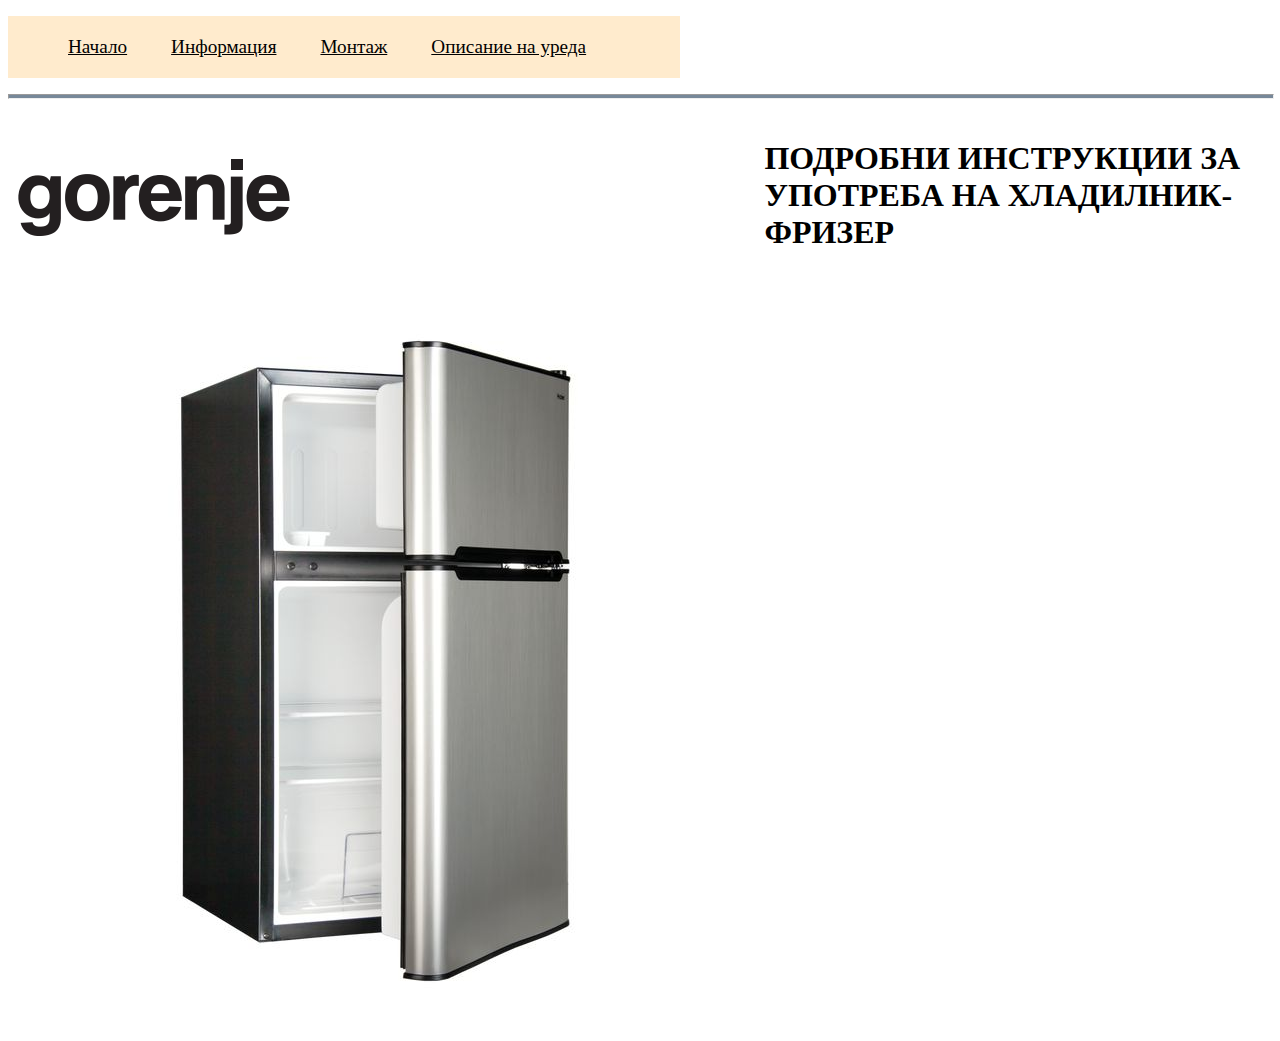
<file: Page2.html>
﻿<!DOCTYPE html>

<html lang="en" xmlns="http://www.w3.org/1999/xhtml">
<head>
    <meta charset="utf-8" />
    <title>First Page</title>
    <link href="Css/Page2.css" type="text/css" rel="stylesheet" />
</head>
<body>
    <nav>
        <ul>
            <li>
                <a href="Page2.html">Начало</a>
            </li>
            <li>
                <a href="Page3.html" target="_blank"> Информация</a>
            </li>
            <li>
                <a href="Page4.html" target="_blank">Монтаж</a>
            </li>
            <li>
                <a href="Page5.html" target="_blank">Описание на уреда</a>
            </li>
        </ul>
        <hr width="100%" size="5" />
    </nav>
    <div id="content">
        <img src="Images/Gorenje.png" />
        <h1>
            ПОДРОБНИ ИНСТРУКЦИИ ЗА
            УПОТРЕБА НА ХЛАДИЛНИК-
            ФРИЗЕР
        </h1>
        
    </div>
    <div id="Fridge">
        <img src="Images/Fridge.jpg" />
    </div>
    <div id="footer">

    </div>
</body>
</html>
</file>
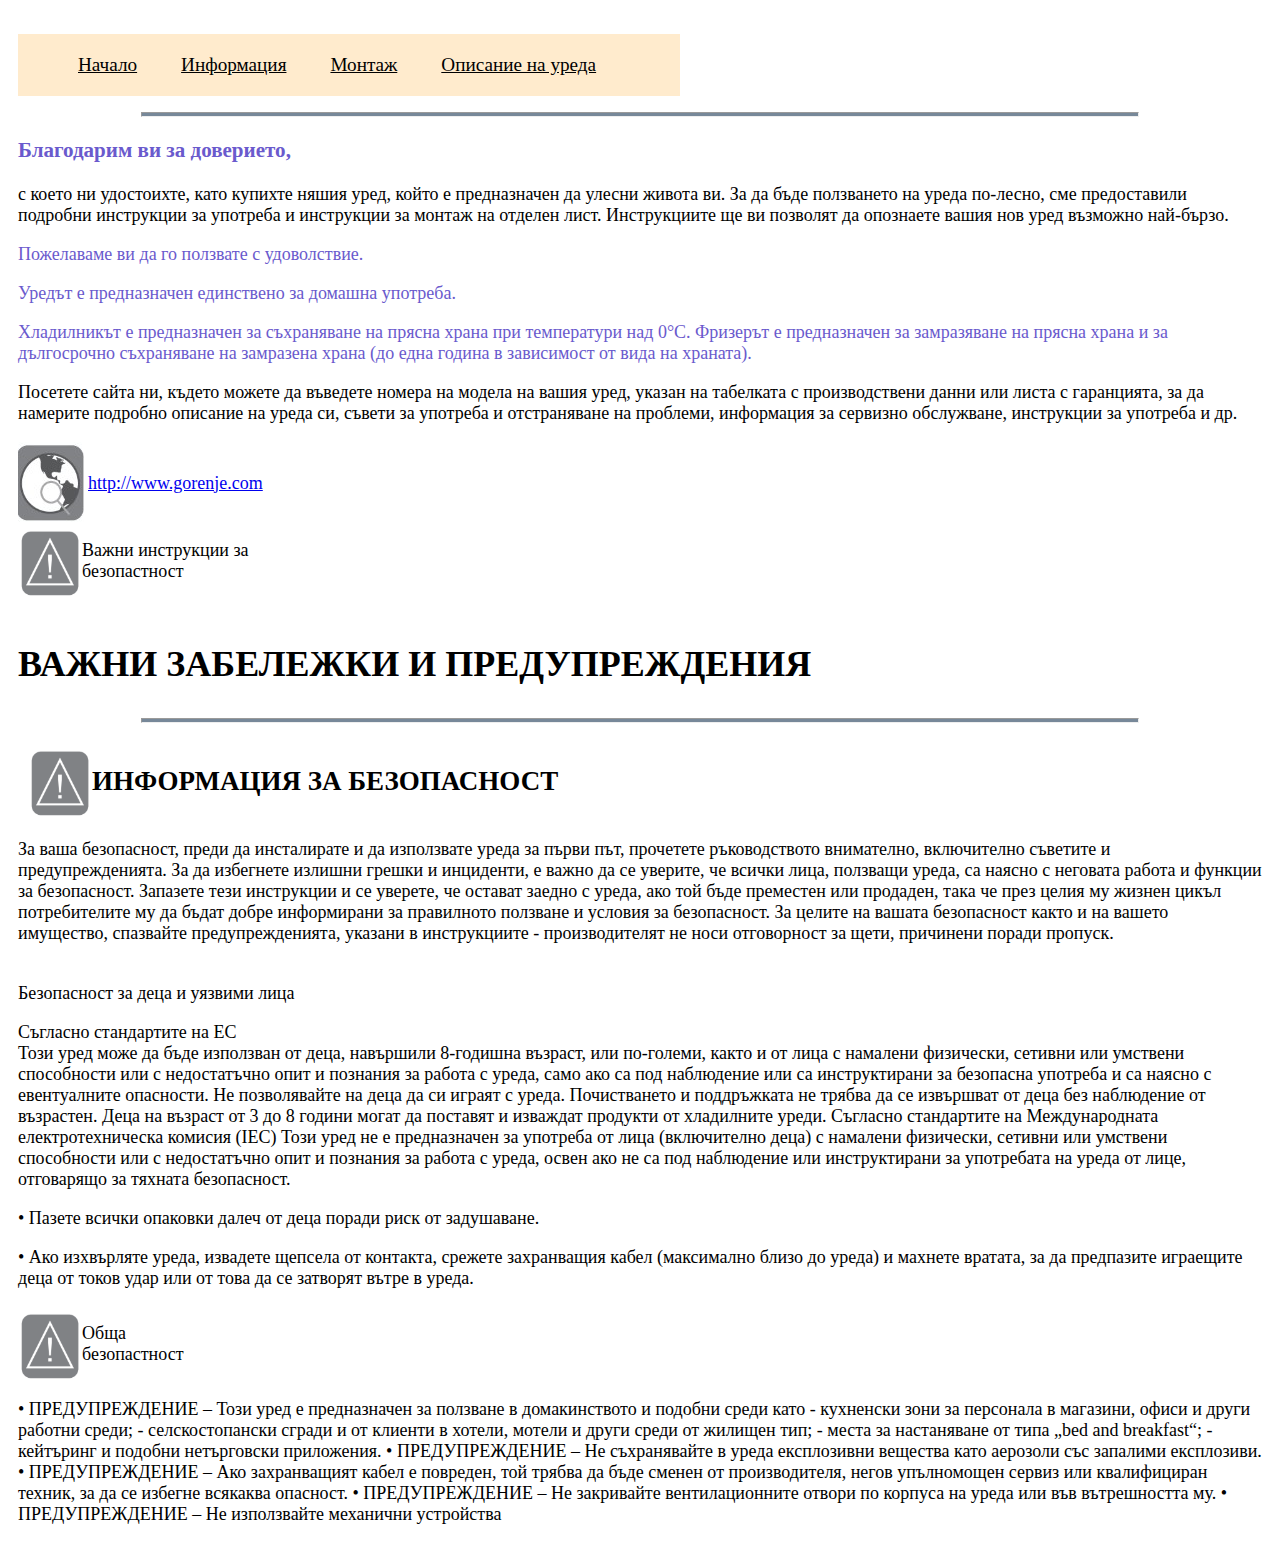
<file: Page3.html>
﻿<!DOCTYPE html>

<html lang="en" xmlns="http://www.w3.org/1999/xhtml">
<head>
    <meta charset="utf-8" />
    <title>Second Page</title>
    <link href="Css/Page3.css" type="text/css" rel="stylesheet" />
</head>
<body>
    <nav>
        <ul>
            <li>
                <a href="Page2.html" target="_blank">Начало</a>
            </li>
            <li>
                <a href="Page3.html"> Информация</a>
            </li>
            <li>
                <a href="Page4.html" target="_blank">Монтаж</a>
            </li>
            <li>
                <a href="Page5.html">Описание на уреда</a>
            </li>
        </ul>
    <hr width="80%" size="5" />
</nav>
    <div>
        
        <p >
            <h3 style="color:slateblue">Благодарим ви за доверието,</h3> с което ни удостоихте, като купихте няшия уред, който
            е предназначен да улесни живота ви. За да бъде ползването на
            уреда по-лесно, сме предоставили подробни инструкции за употреба и инструкции за
            монтаж на отделен лист. Инструкциите ще ви позволят да опознаете вашия нов уред
            възможно най-бързо.
        <p style="color:slateblue">
            Пожелаваме ви да го ползвате с удоволствие.
        <P />
        
        <p style="color:slateblue">
            Уредът е предназначен единствено за домашна употреба.
        <p/>
        <p style="color:slateblue">
            Хладилникът е предназначен за съхраняване на прясна храна при температури над 0°C.
            Фризерът е предназначен за замразяване на прясна храна и за дългосрочно
            съхраняване
            на замразена храна (до една година в зависимост от вида на храната).
        </p>
        Посетете сайта ни, където можете да въведете номера на модела на вашия уред, указан
        на табелката с производствени данни или листа с гаранцията, за да намерите подробно
        описание на уреда си, съвети за употреба и отстраняване на проблеми, информация за
        сервизно обслужване, инструкции за употреба и др.
        <p/>
        <div id="img1">
            <img src="Images/snimka.jpg" />
            <a href="http://www.gorenje.com" target="_blank">http://www.gorenje.com</a>
            <br />
            
        </div>
        <div id="img2">
            <img src="Images/inf.png" /> Важни инструкции за безопастност
        </div>
        <br />
        <div id="Sudurj">
            <h1>
                ВАЖНИ ЗАБЕЛЕЖКИ И
                ПРЕДУПРЕЖДЕНИЯ
            </h1>
            <hr width="80%" size="5" />
            <div id="InfZaBezop">
                <img src="Images/inf.png"/>
                <h2 >ИНФОРМАЦИЯ ЗА БЕЗОПАСНОСТ</h2>
            </div>
            <div id="Bezop">
                <p>
                    За ваша безопасност, преди да инсталирате и да използвате уреда
                    за първи път, прочетете ръководството внимателно, включително
                    съветите и предупрежденията. За да избегнете излишни грешки и
                    инциденти, е важно да се уверите, че всички лица, ползващи уреда,
                    са наясно с неговата работа и функции за безопасност. Запазете
                    тези инструкции и се уверете, че остават заедно с уреда, ако той
                    бъде преместен или продаден, така че през целия му жизнен цикъл
                    потребителите му да бъдат добре информирани за правилното
                    ползване и условия за безопасност.
                    За целите на вашата безопасност както и на вашето имущество,
                    спазвайте предупрежденията, указани в инструкциите -
                    производителят не носи отговорност за щети, причинени поради
                    пропуск.
                    <br />
                    <br />
                <p>
                    Безопасност за деца и уязвими лица
                    
                        <br />
                <p>
                    Съгласно стандартите на ЕС
                    <br />
                    Този уред може да бъде използван от деца, навършили 8-годишна
                    възраст, или по-големи, както и от лица с намалени физически,
                    сетивни или умствени способности или с недостатъчно опит и
                    познания за работа с уреда, само ако са под наблюдение или са
                    инструктирани за безопасна употреба и са наясно с евентуалните
                    опасности. Не позволявайте на деца да си играят с уреда.
                    Почистването и поддръжката не трябва да се извършват от деца без
                    наблюдение от възрастен.
                    Деца на възраст от 3 до 8 години могат да поставят и изваждат
                    продукти от хладилните уреди.
                    Съгласно стандартите на Международната електротехническа
                    комисия (IEC)
                    Този уред не е предназначен за употреба от лица (включително деца)
                    с намалени физически, сетивни или умствени способности или с
                    недостатъчно опит и познания за работа с уреда, освен ако не са
                    под наблюдение или инструктирани за употребата на уреда от лице,
                    отговарящо за тяхната безопасност.
                </p>

                
            </div>
            
            <div>
                <p>
                    • Пазете всички опаковки далеч от деца поради риск от
                    задушаване.
                </p>
                <p>
                    • Ако изхвърляте уреда, извадете щепсела от контакта, срежете
                    захранващия кабел (максимално близо до уреда) и махнете
                    вратата, за да предпазите играещите деца от токов удар или от
                    това да се затворят вътре в уреда.
                </p>
                <div id="Img3">
                    <img src="Images/inf.png" /> Обща безопастност
                    

                </div>
                <div>
                    <p>
                        • ПРЕДУПРЕЖДЕНИЕ – Този уред е предназначен за ползване в
                        домакинството и подобни среди като
                        - кухненски зони за персонала в магазини, офиси и други работни
                        среди;
                        - селскостопански сгради и от клиенти в хотели, мотели и други
                        среди от жилищен тип;
                        - места за настаняване от типа „bed and breakfast“;
                        - кейтъринг и подобни нетърговски приложения.
                        • ПРЕДУПРЕЖДЕНИЕ – Не съхранявайте в уреда експлозивни
                        вещества като аерозоли със запалими експлозиви.
                        • ПРЕДУПРЕЖДЕНИЕ – Ако захранващият кабел е повреден, той
                        трябва да бъде сменен от производителя, негов упълномощен
                        сервиз или квалифициран техник, за да се избегне всякаква
                        опасност.
                        • ПРЕДУПРЕЖДЕНИЕ – Не закривайте вентилационните отвори по
                        корпуса на уреда или във вътрешността му.
                        • ПРЕДУПРЕЖДЕНИЕ – Не използвайте механични устройства
                    </p>
                </div>
            </div>
            
        </div>
        

    </div>
</body>
</html>
</file>
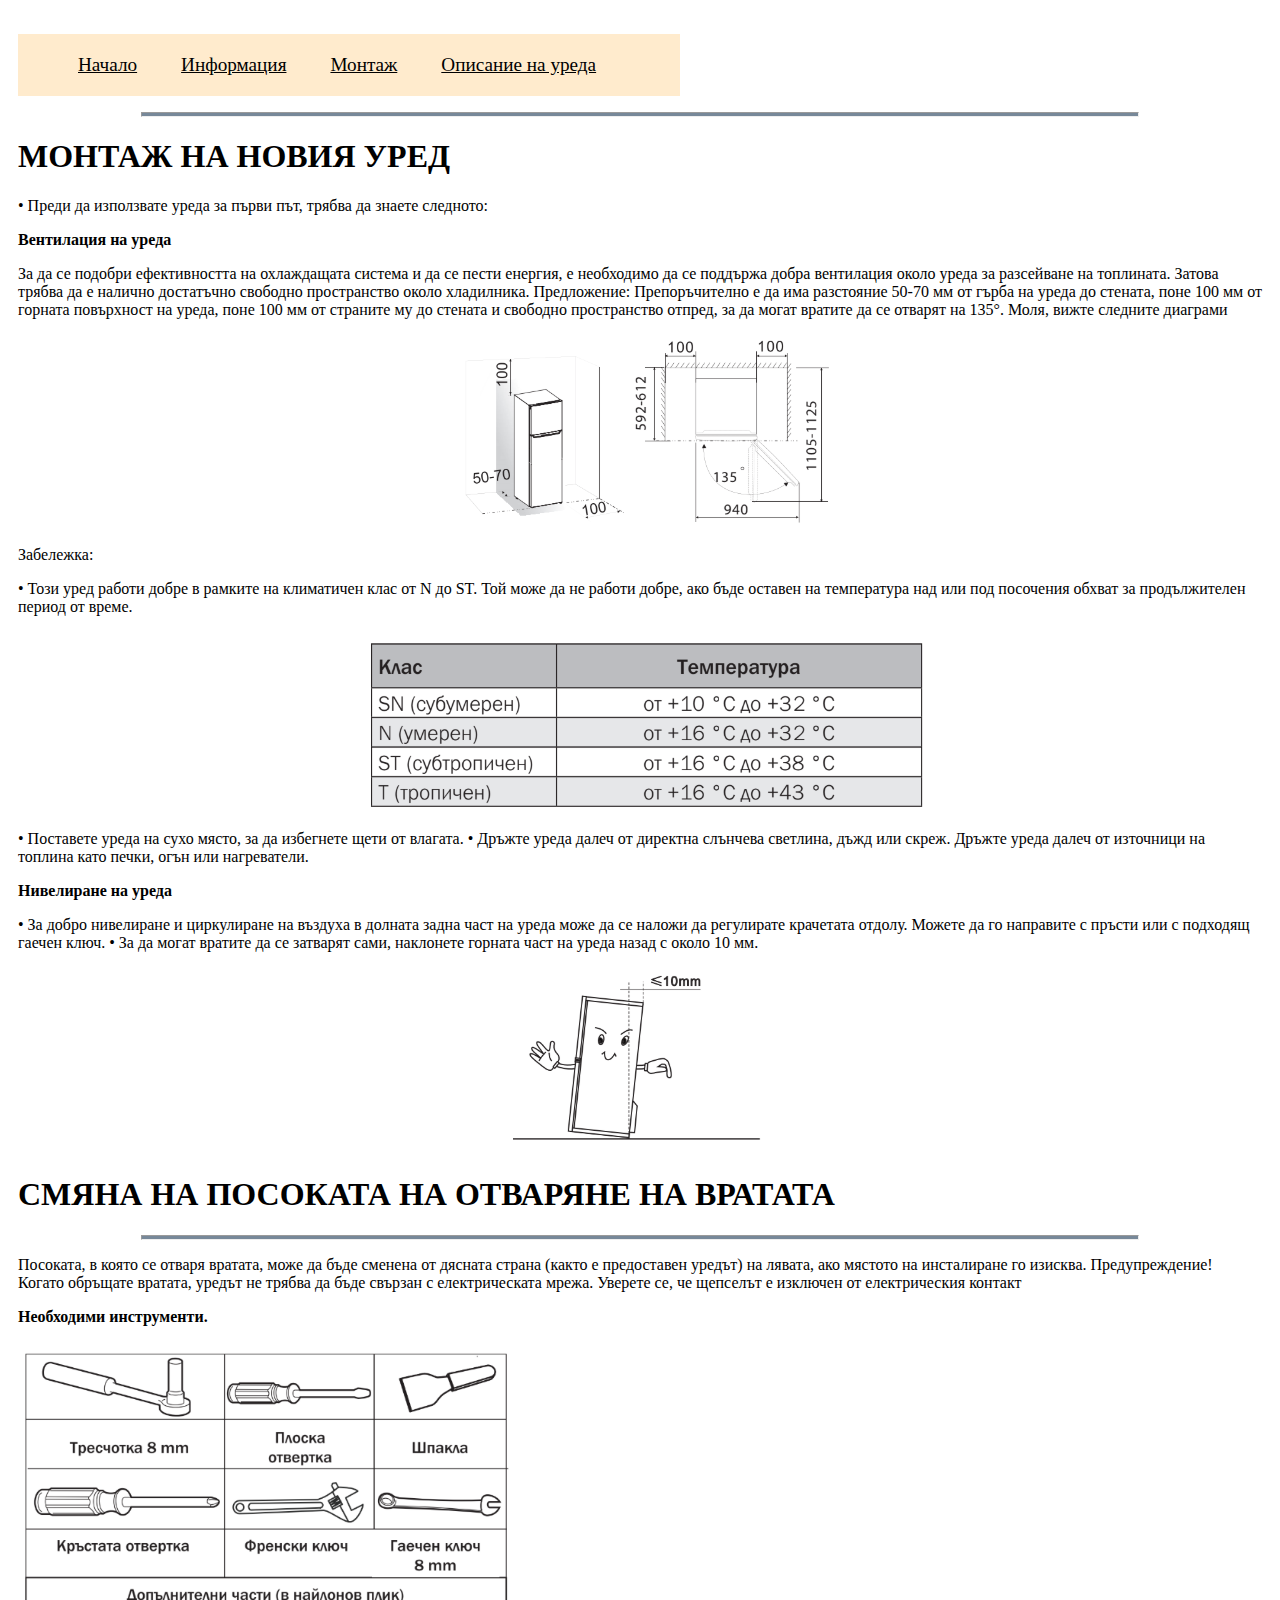
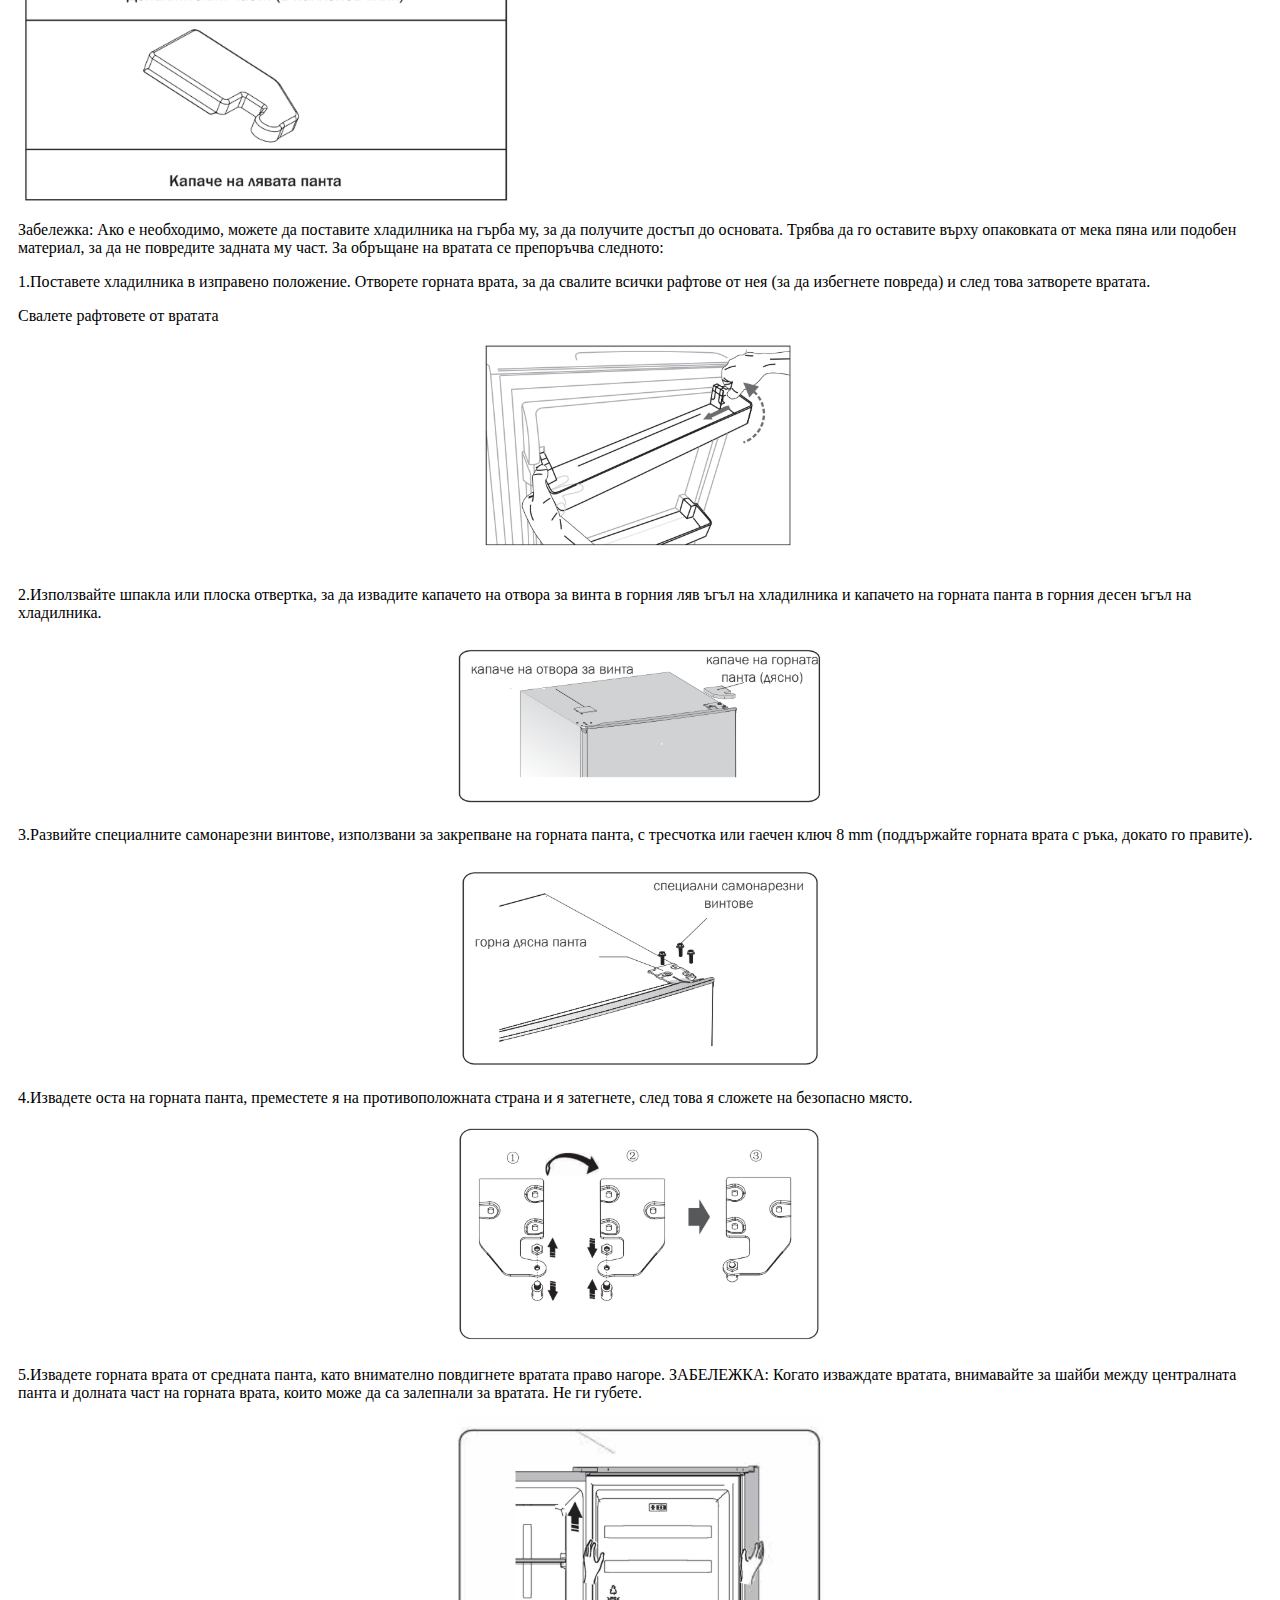
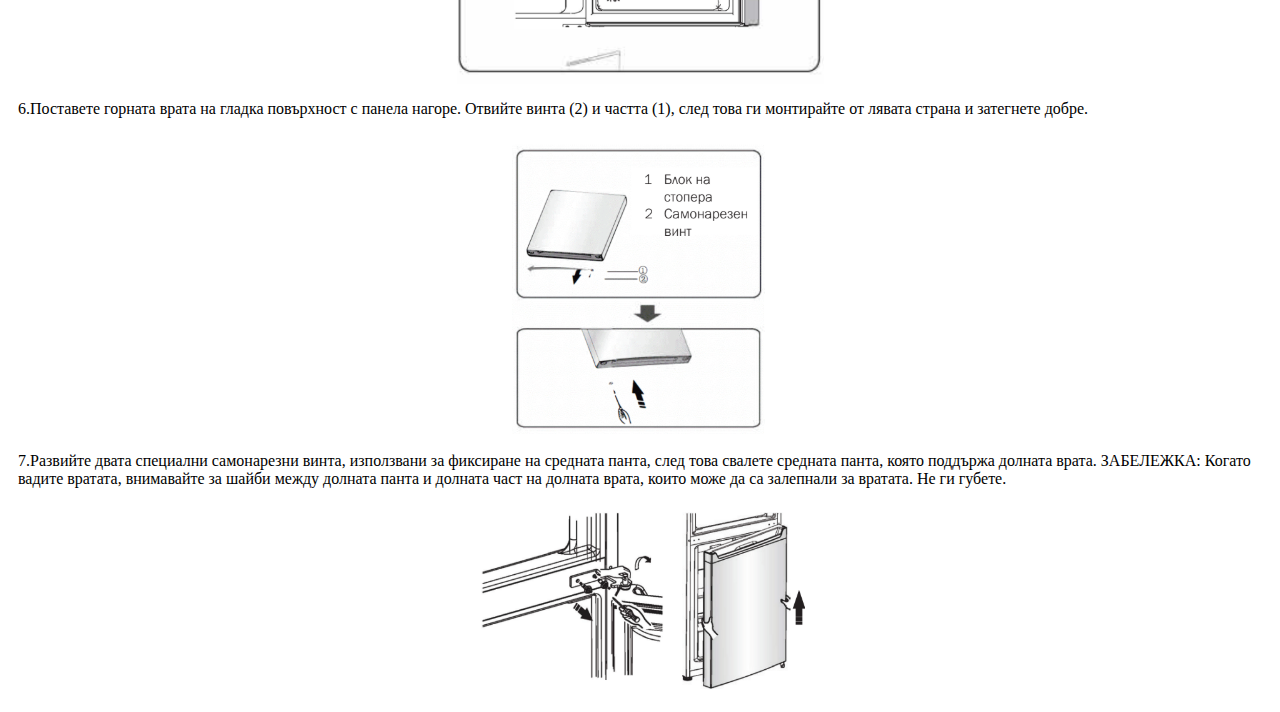
<file: Page4.html>
﻿<!DOCTYPE html>

<html lang="en" xmlns="http://www.w3.org/1999/xhtml">
<head>
    <meta charset="utf-8" />
    <title>Third Page</title>
    <link href="Css/Page4.css" type="text/css" rel="stylesheet" />
</head>
<body>
    <nav>
        <ul>
            <li>
                <a href="Page2.html" target="_blank">Начало</a>
            </li>
            <li>
                <a href="Page3.html" target="_blank"> Информация</a>
            </li>
            <li>
                <a href="Page4.html">Монтаж</a>
            </li>
            <li>
                <a href="Page5.html" target="_blank">Описание на уреда</a>
            </li>
        </ul>
        <hr width="80%" size="5" />
    </nav>
    <div id="content">
        <h1> <strong>МОНТАЖ НА НОВИЯ УРЕД</strong></h1>
        <p>• Преди да използвате уреда за първи път, трябва да знаете следното:</p>

        <p><strong>Вентилация на уреда</strong></p>
        <p>
            За да се подобри ефективността на охлаждащата система и да се пести енергия, е
            необходимо да се поддържа добра вентилация около уреда за разсейване на топлината.
            Затова трябва да е налично достатъчно свободно пространство около хладилника.
            Предложение: Препоръчително е да има разстояние 50-70 мм от гърба на уреда до стената,
            поне 100 мм от горната повърхност на уреда, поне 100 мм от страните му до
            стената и свободно пространство отпред, за да могат вратите да се отварят на 135°. Моля,
            вижте следните диаграми
        </p>

    </div>
    <div id="Img1">
        <img src="Images/Montaj.png" />
    </div>
    <div>
        <p>
        <p>
            Забележка:
        </p>
        • Този уред работи добре в рамките на климатичен клас от N до ST. Той може да не работи
        добре, ако бъде оставен на температура над или под посочения обхват за продължителен
        период от време.
        <p />
    </div>
    <div id="Table">
        <img src="Images/Table.png" />

    </div>
    <p>
        • Поставете уреда на сухо място, за да избегнете щети от влагата.
        • Дръжте уреда далеч от директна слънчева светлина, дъжд или скреж. Дръжте уреда далеч
        от източници на топлина като печки, огън или нагреватели.
    </p>
    <p><strong>Нивелиране на уреда</strong></p>
    <p>
        • За добро нивелиране и циркулиране на въздуха в долната задна част на уреда може да се
        наложи да регулирате крачетата отдолу. Можете да го направите с пръсти или с подходящ
        гаечен ключ.
        • За да могат вратите да се затварят сами, наклонете горната част на уреда назад с около
        10 мм.
    </p>
    <div id="Img2">
        <img src="Images/Ras.png" />
    </div>
    <div id="Cher">
        <h1>
            <strong>СМЯНА НА ПОСОКАТА НА ОТВАРЯНЕ НА ВРАТАТА</strong>

        </h1>
        <hr width="80%" size="5" />
        <p>
            Посоката, в която се отваря вратата, може да бъде сменена от дясната страна (както е
            предоставен уредът) на лявата, ако мястото на инсталиране го изисква.
            Предупреждение! Когато обръщате вратата, уредът не трябва да бъде свързан с
            електрическата мрежа. Уверете се, че щепселът е изключен от електрическия контакт
        </p>
        <p><strong>Необходими инструменти.</strong></p>
        <img src="Images/Instromenti.png" />
        <p>
            Забележка: Ако е необходимо, можете да поставите хладилника на гърба му, за да получите
            достъп до основата. Трябва да го оставите върху опаковката от мека пяна или подобен
            материал, за да не повредите задната му част. За обръщане на вратата се препоръчва
            следното:
        </p>
        <p>
            1.Поставете хладилника в изправено положение. Отворете горната врата, за да свалите
            всички рафтове от нея (за да избегнете повреда) и след това затворете вратата.
        </p>
        <p>
            Свалете рафтовете от вратата
        </p>

    </div>
    <div id="Img3">
        <img src="Images/Vrata.png" />

    </div>
    <br />
    <p>
        2.Използвайте шпакла или плоска отвертка, за да извадите капачето на отвора за винта
        в горния ляв ъгъл на хладилника и капачето на горната панта в горния десен ъгъл на
        хладилника.
    </p>
    <div id="Img4">
        <img src="Images/Otvarqne.png" />
        
    </div>
    <p>
        3.Развийте специалните самонарезни винтове, използвани за закрепване на горната
        панта, с тресчотка или гаечен ключ 8 mm (поддържайте горната врата с ръка, докато го
        правите).
    </p>
    <div id="Img5">
        <img src="Images/Vintove.png"/>
    </div>
    <p>
        4.Извадете оста на горната панта, преместете я на противоположната страна и я затегнете,
        след това я сложете на безопасно място.
    </p>
    <div id="Img6">
        <img src="Images/Osta.png" />
    </div>
    
        <p>
            5.Извадете горната врата от средната панта, като внимателно повдигнете вратата право
            нагоре.
            ЗАБЕЛЕЖКА: Когато изваждате вратата, внимавайте за шайби между централната панта и
            долната част на горната врата, които може да са залепнали за вратата. Не ги губете.
        </p>
    <div id="Img7">
        <img src="Images/Vutre.png"/>
    </div>
    <p>
        6.Поставете горната врата на гладка повърхност с панела нагоре. Отвийте винта (2)
        и частта (1), след това ги монтирайте от лявата страна и затегнете добре.
    </p>
    <div id="Img8">
    <img src="Images/Blok.png" />
    </div>
    <p>
        7.Развийте двата специални самонарезни винта, използвани за фиксиране на средната
        панта, след това свалете средната панта, която поддържа долната врата.
        ЗАБЕЛЕЖКА: Когато вадите вратата, внимавайте за шайби между долната панта и долната
        част на долната врата, които може да са залепнали за вратата. Не ги губете.
    </p>
    <div id="Img9">
        <img src="Images/Drugo.png" />
    </div>
    

</body>
</html>
</file>
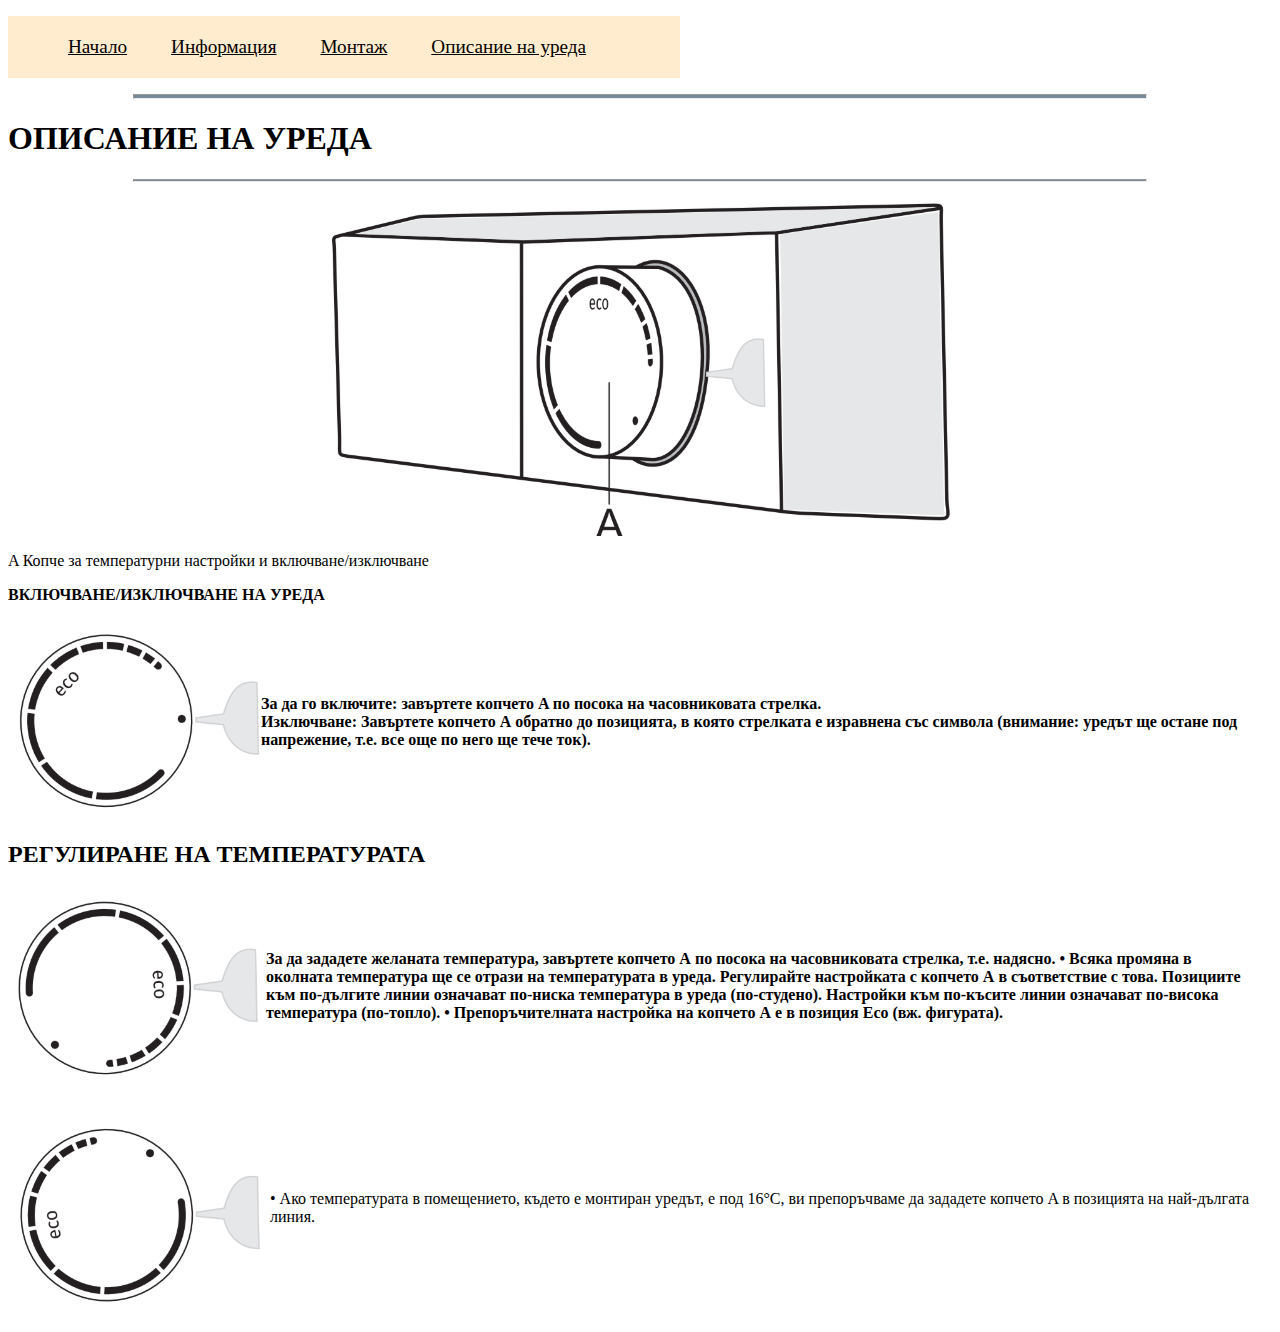
<file: Page5.html>
﻿<!DOCTYPE html>

<html lang="en" xmlns="http://www.w3.org/1999/xhtml">
<head>
    <meta charset="utf-8" />
    <title>Fourth Page</title>
    <link href="Css/Page5.css" type="text/css" rel="stylesheet" />
</head>
<body>
    <nav>
        <ul>
            <li>
                <a href="Page2.html" target="_blank">Начало</a>
            </li>
            <li>
                <a href="Page3.html" target="_blank"> Информация</a>
            </li>
            <li>
                <a href="Page4.html" target="_blank">Монтаж</a>
            </li>
            <li>
                <a href="Page5.html">Описание на уреда</a>
            </li>
        </ul>
        <hr width="80%" size="5" />
    </nav>
          
        <div id="content">
            <h1> <strong>ОПИСАНИЕ НА УРЕДА</strong></h1>
            <hr width="80%" size="3" />
        </div>
    <div id="Img1">
        <img src="Images/Kopche.png" />
    </div>
    <p>
        A Копче за температурни настройки и включване/изключване
    </p>
    <div id="text1">
        <p>
            <strong>ВКЛЮЧВАНЕ/ИЗКЛЮЧВАНЕ НА УРЕДА</strong>  
        </p>
    </div>
    <div id="Kopche1">
        <img src="Images/Eko.png" />
        <p><strong>
    За да го включите: завъртете копчето A по посока на
    часовниковата стрелка.
    <br />
    Изключване: Завъртете копчето А обратно до позицията,
    в която стрелката е изравнена със символа (внимание:
    уредът ще остане под напрежение, т.е. все още по него ще
    тече ток).
</strong>
            
        </p>
    </div>
    <h2><strong>РЕГУЛИРАНЕ НА ТЕМПЕРАТУРАТА</strong></h2>
    <div id="Kopche2">
        <img src="Images/Eko2.png" />
        <p><strong>
     За да зададете желаната температура, завъртете копчето А
    по посока на часовниковата стрелка, т.е. надясно.
    • Всяка промяна в околната температура ще се отрази на
    температурата в уреда. Регулирайте настройката с копчето
    А в съответствие с това. Позициите към по-дългите линии
    означават по-ниска температура в уреда (по-студено).
    Настройки към по-късите линии означават по-висока
    температура (по-топло).
    • Препоръчителната настройка на копчето А е в позиция
    Eco (вж. фигурата).
</strong>
       </p>
        </div>
    <div id="Kopche2">
        <img src="Images/Eko3.png" />
        <p>
            • Ако температурата в помещението, където е монтиран
            уредът, е под 16°C, ви препоръчваме да зададете копчето
            A в позицията на най-дългата линия.
        </p>
    </div>
</body>
</html>
</file>
<file: Css/Page2.css>
﻿
#content {
    display:flex;
    align-items:center;
    margin:20px 10px;
    justify-content:space-between;
}

    #content img {
        max-width: 40%;
    }

    #content h1 {
        max-width: 40%
    }

nav li {
    font-size: larger;
    display: inline-block;
    margin: 20px;
}

nav li:hover {
     background-color: powderblue;
     padding: 2px;
    }
nav ul{
    background-color:blanchedalmond;
    max-width:50%;
}
nav a{
    color:black;
}
hr{
    background-color:lightslategrey;
}
</file>
<file: Css/Page3.css>
﻿body {
    padding: 10px;
}

p{
    font: bold
}
div 
{
   font-size:large 
}

nav li {
    font-size: larger;
    display: inline-block;
    margin: 20px;
}

    nav li:hover {
        background-color: powderblue;
        padding: 2px;
    }

nav ul {
    background-color: blanchedalmond;
    max-width: 50%;
}

nav a {
    color: black;
}

hr {
    background-color: lightslategrey;
}
#img1 {
    max-width: 20%;
    display: flex;
    align-items: center;
    justify-content:space-between;
   
}
#img2 {
    max-width: 25%;
    display: flex;
    align-items: center;
    justify-content: space-between;
}
#Sudurj h1 {
    font: bold;
    display: inline-block;
    justify-content:space-between;
}
hr {
    background-color: lightslategrey;
    
}
#InfZaBezop {
    display: flex;
    align-items: center;
    margin: 20px 10px;
    max-width:50%;
}
#Img3 {
    max-width: 10%;
    display: flex;
    align-items: center;
    justify-content: space-between;
}
</file>
<file: Css/Page4.css>
﻿body{
    padding:10px;
}
nav li {
    font-size: larger;
    display: inline-block;
    margin: 20px;
}

    nav li:hover {
        background-color: powderblue;
        padding: 2px;
    }

nav ul {
    background-color: blanchedalmond;
    max-width: 50%;
}

nav a {
    color: black;
}

hr {
    background-color: lightslategrey;
}
#Img1 {
    display: flex;
    justify-content:center;
    
}
#Table {
    display: flex;
    justify-content: center;
}
#Img2 {
    display: flex;
    justify-content: center;    
}
 #Cher hr{
    background-color: lightslategrey;
}
#Cher img {
    display: flex;
    max-width: 40%;
}
#Img3 {
    display: flex;
    justify-content: center;
}
#Img4 {
    display: flex;
    justify-content: center;
}
#Img5 {
    display: flex;
    justify-content: center;
}
#Img6{
    display:flex;
    justify-content:center;
}
#Img7 {
    display: flex;
    justify-content: center;
}
#Img8{
    display:flex;
    justify-content:center;
}
#Img9{
    display:flex;
    justify-content:center;
}
</file>
<file: Css/Page5.css>
﻿body
{
}
nav li {
    font-size: larger;
    display: inline-block;
    margin: 20px;
}

    nav li:hover {
        background-color: powderblue;
        padding: 2px;
    }

nav ul {
    background-color: blanchedalmond;
    max-width: 50%;
}

nav a {
    color: black;
}

hr {
    background-color: lightslategrey;
}
#Img1{
    display:flex;
    justify-content:center;
}
#Kopche1{
    display:flex;
    align-items:center;
    margin:20px 10px;
}
#Kopche2{
    display:flex;
    align-items:center;
    margin:20px 10px;
}
</file>
